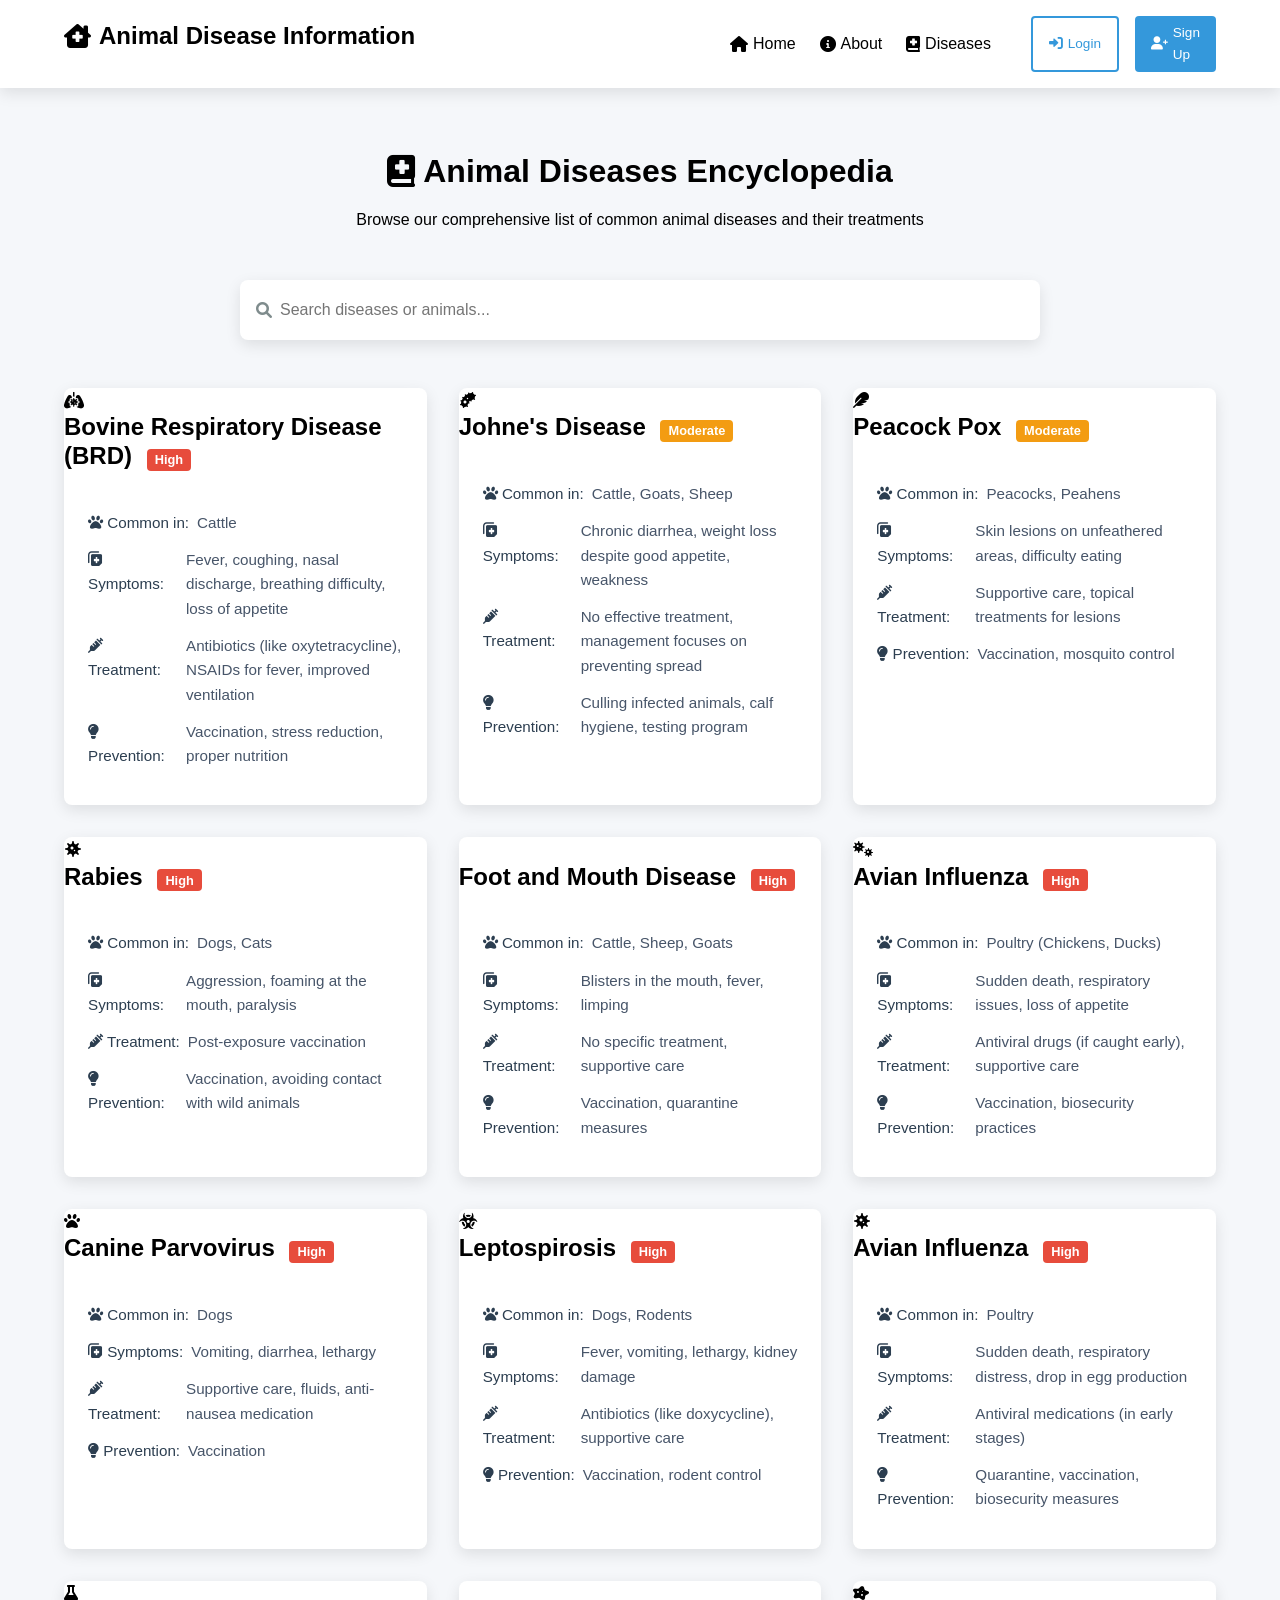
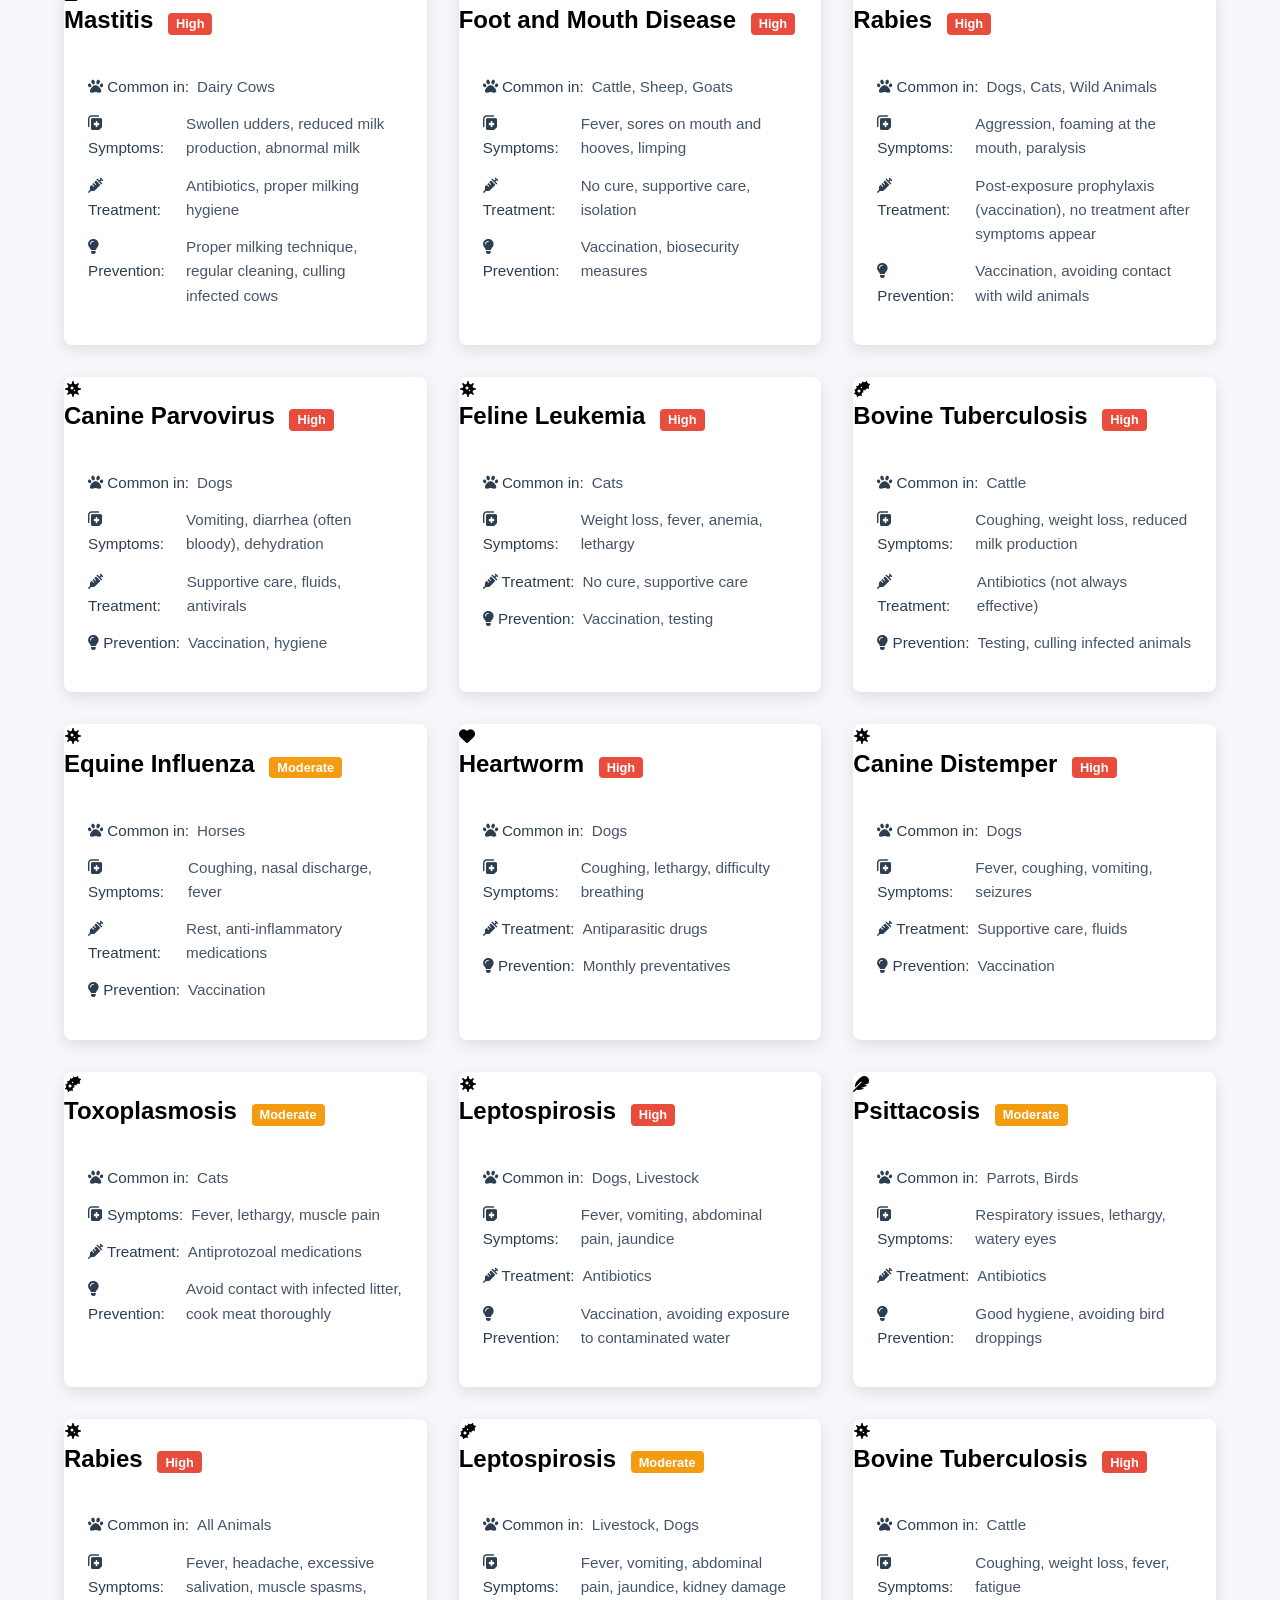
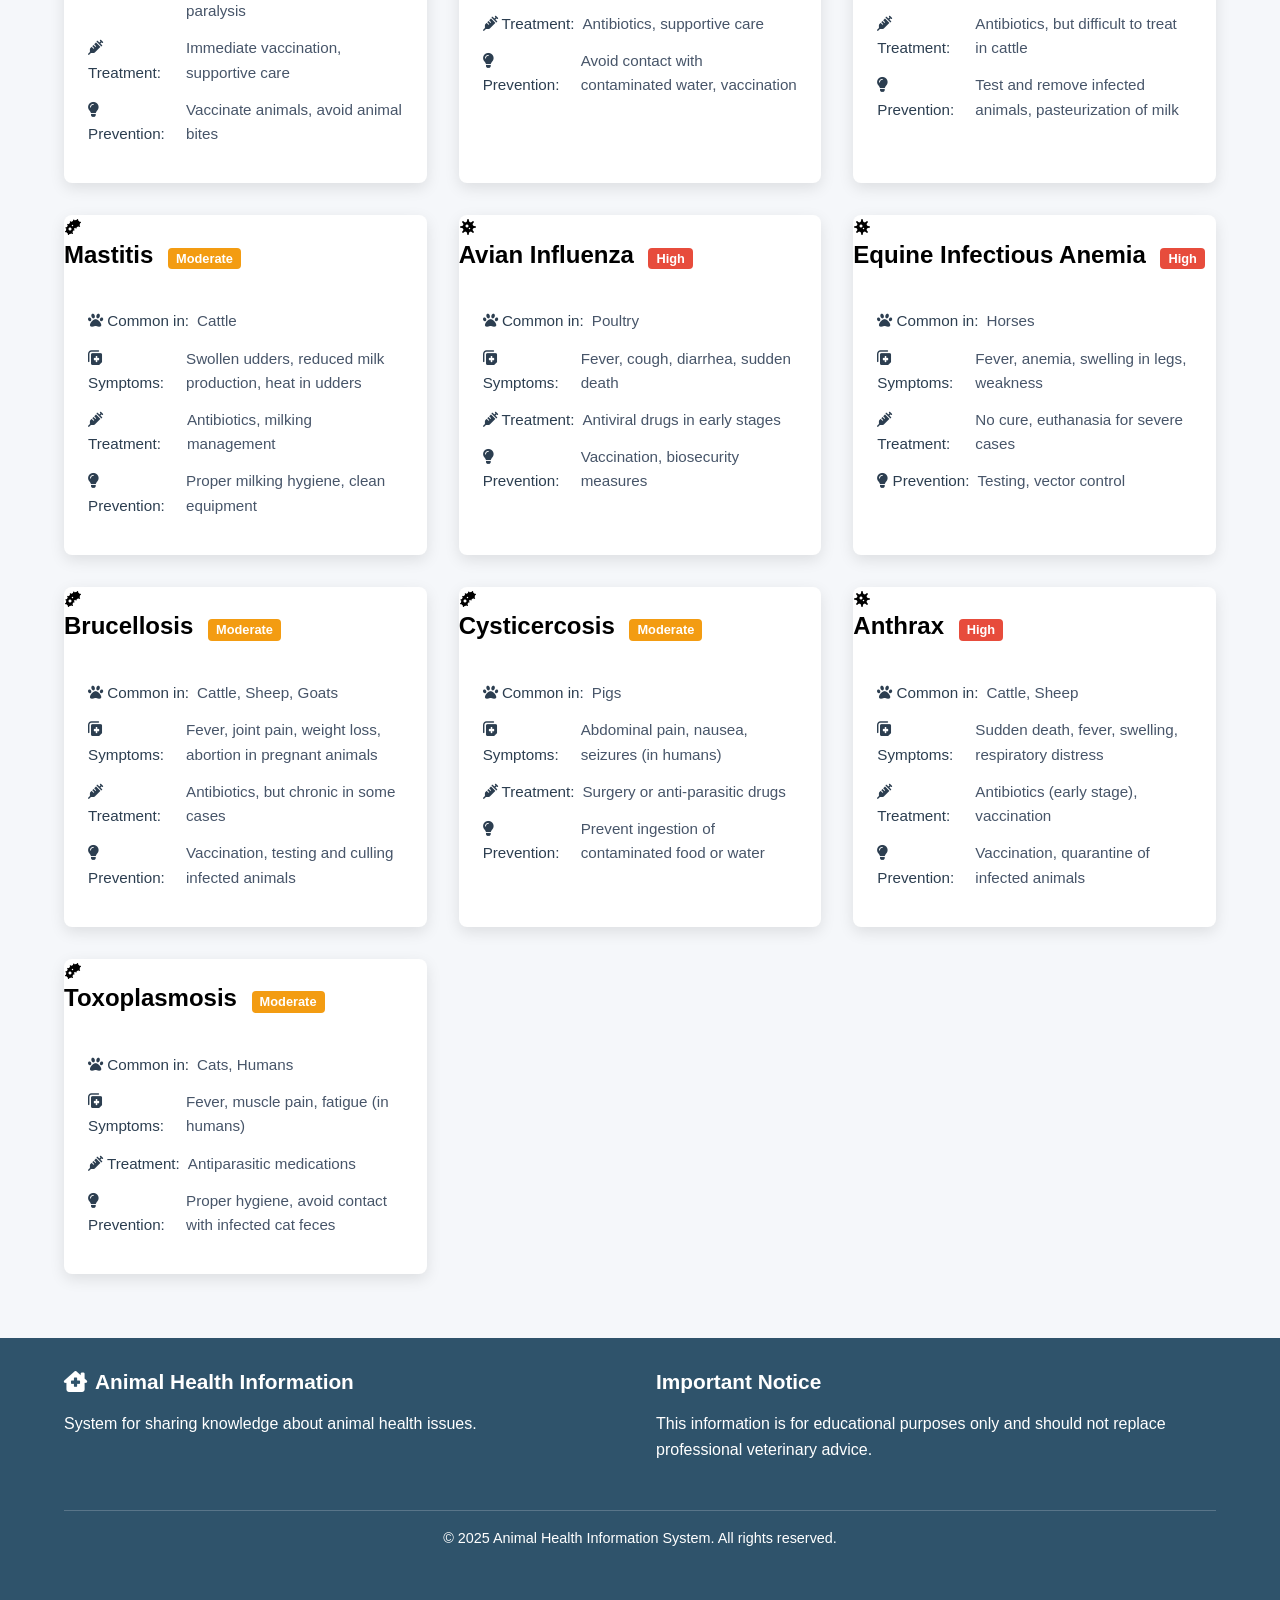
<file: disease.html>
<!DOCTYPE html>
<html lang="en">
<head>
    <meta charset="UTF-8">
    <meta name="viewport" content="width=device-width, initial-scale=1.0">
    <title>Animal Diseases Encyclopedia | Animal Health Information</title>
    <link rel="stylesheet" href="https://cdnjs.cloudflare.com/ajax/libs/font-awesome/6.0.0-beta3/css/all.min.css">
    <link rel="stylesheet" href="style.css">
</head>
<body>
    <header class="main-header">
        <div class="header-container">
            <div class="logo-container">
                <h1 class="logo">
                    <i class="fas fa-clinic-medical"></i> Animal Disease Information
                </h1>
                <button class="mobile-menu-btn" aria-label="Toggle menu">
                    <i class="fas fa-bars"></i>
                </button>
            </div>
            <nav class="main-nav">
                <ul class="nav-list">
                    <li class="nav-item"><a href="index.html" class="nav-link"><i class="fas fa-home"></i> Home</a></li>
                    <li class="nav-item active"><a href="about.html" class="nav-link"><i class="fas fa-info-circle"></i> About</a></li>
                    <li class="nav-item"><a href="disease.html" class="nav-link"><i class="fas fa-book-medical"></i> Diseases</a></li>
                    <li class="nav-item">
                        <div class="auth-buttons">
                            <a href="login.php" class="auth-btn login-btn"><i class="fas fa-sign-in-alt"></i> Login</a>
                            <a href="signup.php" class="auth-btn signup-btn"><i class="fas fa-user-plus"></i> Sign Up</a>
                        </div>
                    </li>
                </ul>
            </nav>
        </div>
    </header>
    
    <main class="content-wrapper">
        <section class="disease-section">
            <div class="section-header">
                <h2><i class="fas fa-book-medical"></i> Animal Diseases Encyclopedia</h2>
                <p class="section-description">Browse our comprehensive list of common animal diseases and their treatments</p>
            </div>

            <div class="search-container">
                <div class="search-box">
                    <i class="fas fa-search"></i>
                    <input type="text" id="searchBar" placeholder="Search diseases or animals..." onkeyup="searchDisease()">
                </div>
            </div>

            <div class="disease-grid" id="diseases">
            
                <div class="disease-card" data-name="Bovine Respiratory Disease" data-animal="Cow">
                    <div class="disease-icon">
                        <i class="fas fa-lungs-virus"></i>
                    </div>
                    <h3>Bovine Respiratory Disease (BRD) <span class="severity-indicator severity-high">High</span></h3>
                    <div class="disease-details">
                        <p><strong><i class="fas fa-paw"></i> Common in:</strong> Cattle</p>
                        <p><strong><i class="fas fa-notes-medical"></i> Symptoms:</strong> Fever, coughing, nasal discharge, breathing difficulty, loss of appetite</p>
                        <p><strong><i class="fas fa-syringe"></i> Treatment:</strong> Antibiotics (like oxytetracycline), NSAIDs for fever, improved ventilation</p>
                        <p><strong><i class="fas fa-lightbulb"></i> Prevention:</strong> Vaccination, stress reduction, proper nutrition</p>
                    </div>
                </div>

                <div class="disease-card" data-name="Johne's Disease" data-animal="Cow">
                    <div class="disease-icon">
                        <i class="fas fa-bacterium"></i>
                    </div>
                    <h3>Johne's Disease <span class="severity-indicator severity-moderate">Moderate</span></h3>
                    <div class="disease-details">
                        <p><strong><i class="fas fa-paw"></i> Common in:</strong> Cattle, Goats, Sheep</p>
                        <p><strong><i class="fas fa-notes-medical"></i> Symptoms:</strong> Chronic diarrhea, weight loss despite good appetite, weakness</p>
                        <p><strong><i class="fas fa-syringe"></i> Treatment:</strong> No effective treatment, management focuses on preventing spread</p>
                        <p><strong><i class="fas fa-lightbulb"></i> Prevention:</strong> Culling infected animals, calf hygiene, testing program</p>
                    </div>
                </div>

                <div class="disease-card" data-name="Peacock Pox" data-animal="Peacock">
                    <div class="disease-icon">
                        <i class="fas fa-feather"></i>
                    </div>
                    <h3>Peacock Pox <span class="severity-indicator severity-moderate">Moderate</span></h3>
                    <div class="disease-details">
                        <p><strong><i class="fas fa-paw"></i> Common in:</strong> Peacocks, Peahens</p>
                        <p><strong><i class="fas fa-notes-medical"></i> Symptoms:</strong> Skin lesions on unfeathered areas, difficulty eating</p>
                        <p><strong><i class="fas fa-syringe"></i> Treatment:</strong> Supportive care, topical treatments for lesions</p>
                        <p><strong><i class="fas fa-lightbulb"></i> Prevention:</strong> Vaccination, mosquito control</p>
                    </div>
                </div>

                <div class="disease-card" data-name="Rabies" data-animal="Dog">
                    <div class="disease-icon">
                        <i class="fas fa-virus"></i>
                    </div>
                    <h3>Rabies <span class="severity-indicator severity-high">High</span></h3>
                    <div class="disease-details">
                        <p><strong><i class="fas fa-paw"></i> Common in:</strong> Dogs, Cats</p>
                        <p><strong><i class="fas fa-notes-medical"></i> Symptoms:</strong> Aggression, foaming at the mouth, paralysis</p>
                        <p><strong><i class="fas fa-syringe"></i> Treatment:</strong> Post-exposure vaccination</p>
                        <p><strong><i class="fas fa-lightbulb"></i> Prevention:</strong> Vaccination, avoiding contact with wild animals</p>
                    </div>
                </div>

                <div class="disease-card" data-name="Foot and Mouth Disease" data-animal="Cattle">
                    <div class="disease-icon">
                        <i class="fas fa-footprint"></i>
                    </div>
                    <h3>Foot and Mouth Disease <span class="severity-indicator severity-high">High</span></h3>
                    <div class="disease-details">
                        <p><strong><i class="fas fa-paw"></i> Common in:</strong> Cattle, Sheep, Goats</p>
                        <p><strong><i class="fas fa-notes-medical"></i> Symptoms:</strong> Blisters in the mouth, fever, limping</p>
                        <p><strong><i class="fas fa-syringe"></i> Treatment:</strong> No specific treatment, supportive care</p>
                        <p><strong><i class="fas fa-lightbulb"></i> Prevention:</strong> Vaccination, quarantine measures</p>
                    </div>
                </div>

                <div class="disease-card" data-name="Avian Influenza" data-animal="Birds">
                    <div class="disease-icon">
                        <i class="fas fa-viruses"></i>
                    </div>
                    <h3>Avian Influenza <span class="severity-indicator severity-high">High</span></h3>
                    <div class="disease-details">
                        <p><strong><i class="fas fa-paw"></i> Common in:</strong> Poultry (Chickens, Ducks)</p>
                        <p><strong><i class="fas fa-notes-medical"></i> Symptoms:</strong> Sudden death, respiratory issues, loss of appetite</p>
                        <p><strong><i class="fas fa-syringe"></i> Treatment:</strong> Antiviral drugs (if caught early), supportive care</p>
                        <p><strong><i class="fas fa-lightbulb"></i> Prevention:</strong> Vaccination, biosecurity practices</p>
                    </div>
                </div>

                <div class="disease-card" data-name="Canine Parvovirus" data-animal="Dog">
                    <div class="disease-icon">
                        <i class="fas fa-paw"></i>
                    </div>
                    <h3>Canine Parvovirus <span class="severity-indicator severity-high">High</span></h3>
                    <div class="disease-details">
                        <p><strong><i class="fas fa-paw"></i> Common in:</strong> Dogs</p>
                        <p><strong><i class="fas fa-notes-medical"></i> Symptoms:</strong> Vomiting, diarrhea, lethargy</p>
                        <p><strong><i class="fas fa-syringe"></i> Treatment:</strong> Supportive care, fluids, anti-nausea medication</p>
                        <p><strong><i class="fas fa-lightbulb"></i> Prevention:</strong> Vaccination</p>
                    </div>
                </div>

                <div class="disease-card" data-name="Leptospirosis" data-animal="Dog">
                    <div class="disease-icon">
                        <i class="fas fa-biohazard"></i>
                    </div>
                    <h3>Leptospirosis <span class="severity-indicator severity-high">High</span></h3>
                    <div class="disease-details">
                        <p><strong><i class="fas fa-paw"></i> Common in:</strong> Dogs, Rodents</p>
                        <p><strong><i class="fas fa-notes-medical"></i> Symptoms:</strong> Fever, vomiting, lethargy, kidney damage</p>
                        <p><strong><i class="fas fa-syringe"></i> Treatment:</strong> Antibiotics (like doxycycline), supportive care</p>
                        <p><strong><i class="fas fa-lightbulb"></i> Prevention:</strong> Vaccination, rodent control</p>
                    </div>
                </div>

                <div class="disease-card" data-name="Avian Influenza" data-animal="Poultry">
                    <div class="disease-icon">
                        <i class="fas fa-virus"></i>
                    </div>
                    <h3>Avian Influenza <span class="severity-indicator severity-high">High</span></h3>
                    <div class="disease-details">
                        <p><strong><i class="fas fa-paw"></i> Common in:</strong> Poultry</p>
                        <p><strong><i class="fas fa-notes-medical"></i> Symptoms:</strong> Sudden death, respiratory distress, drop in egg production</p>
                        <p><strong><i class="fas fa-syringe"></i> Treatment:</strong> Antiviral medications (in early stages)</p>
                        <p><strong><i class="fas fa-lightbulb"></i> Prevention:</strong> Quarantine, vaccination, biosecurity measures</p>
                    </div>
                </div>

                <div class="disease-card" data-name="Mastitis" data-animal="Cow">
                    <div class="disease-icon">
                        <i class="fas fa-flask"></i>
                    </div>
                    <h3>Mastitis <span class="severity-indicator severity-high">High</span></h3>
                    <div class="disease-details">
                        <p><strong><i class="fas fa-paw"></i> Common in:</strong> Dairy Cows</p>
                        <p><strong><i class="fas fa-notes-medical"></i> Symptoms:</strong> Swollen udders, reduced milk production, abnormal milk</p>
                        <p><strong><i class="fas fa-syringe"></i> Treatment:</strong> Antibiotics, proper milking hygiene</p>
                        <p><strong><i class="fas fa-lightbulb"></i> Prevention:</strong> Proper milking technique, regular cleaning, culling infected cows</p>
                    </div>
                </div>

                <div class="disease-card" data-name="Foot and Mouth Disease" data-animal="Cattle, Sheep, Goats">
                    <div class="disease-icon">
                        <i class="fas fa-foot"></i>
                    </div>
                    <h3>Foot and Mouth Disease <span class="severity-indicator severity-high">High</span></h3>
                    <div class="disease-details">
                        <p><strong><i class="fas fa-paw"></i> Common in:</strong> Cattle, Sheep, Goats</p>
                        <p><strong><i class="fas fa-notes-medical"></i> Symptoms:</strong> Fever, sores on mouth and hooves, limping</p>
                        <p><strong><i class="fas fa-syringe"></i> Treatment:</strong> No cure, supportive care, isolation</p>
                        <p><strong><i class="fas fa-lightbulb"></i> Prevention:</strong> Vaccination, biosecurity measures</p>
                    </div>
                </div>

                <div class="disease-card" data-name="Rabies" data-animal="Dogs, Cats, Wild Animals">
                    <div class="disease-icon">
                        <i class="fas fa-disease"></i>
                    </div>
                    <h3>Rabies <span class="severity-indicator severity-high">High</span></h3>
                    <div class="disease-details">
                        <p><strong><i class="fas fa-paw"></i> Common in:</strong> Dogs, Cats, Wild Animals</p>
                        <p><strong><i class="fas fa-notes-medical"></i> Symptoms:</strong> Aggression, foaming at the mouth, paralysis</p>
                        <p><strong><i class="fas fa-syringe"></i> Treatment:</strong> Post-exposure prophylaxis (vaccination), no treatment after symptoms appear</p>
                        <p><strong><i class="fas fa-lightbulb"></i> Prevention:</strong> Vaccination, avoiding contact with wild animals</p>
                    </div>
                </div>

                <div class="disease-card" data-name="Canine Parvovirus" data-animal="Dogs">
                    <div class="disease-icon">
                        <i class="fas fa-virus"></i>
                    </div>
                    <h3>Canine Parvovirus <span class="severity-indicator severity-high">High</span></h3>
                    <div class="disease-details">
                        <p><strong><i class="fas fa-paw"></i> Common in:</strong> Dogs</p>
                        <p><strong><i class="fas fa-notes-medical"></i> Symptoms:</strong> Vomiting, diarrhea (often bloody), dehydration</p>
                        <p><strong><i class="fas fa-syringe"></i> Treatment:</strong> Supportive care, fluids, antivirals</p>
                        <p><strong><i class="fas fa-lightbulb"></i> Prevention:</strong> Vaccination, hygiene</p>
                    </div>
                </div>

                <div class="disease-card" data-name="Feline Leukemia" data-animal="Cats">
                    <div class="disease-icon">
                        <i class="fas fa-virus"></i>
                    </div>
                    <h3>Feline Leukemia <span class="severity-indicator severity-high">High</span></h3>
                    <div class="disease-details">
                        <p><strong><i class="fas fa-paw"></i> Common in:</strong> Cats</p>
                        <p><strong><i class="fas fa-notes-medical"></i> Symptoms:</strong> Weight loss, fever, anemia, lethargy</p>
                        <p><strong><i class="fas fa-syringe"></i> Treatment:</strong> No cure, supportive care</p>
                        <p><strong><i class="fas fa-lightbulb"></i> Prevention:</strong> Vaccination, testing</p>
                    </div>
                </div>

                <div class="disease-card" data-name="Bovine Tuberculosis" data-animal="Cattle">
                    <div class="disease-icon">
                        <i class="fas fa-bacterium"></i>
                    </div>
                    <h3>Bovine Tuberculosis <span class="severity-indicator severity-high">High</span></h3>
                    <div class="disease-details">
                        <p><strong><i class="fas fa-paw"></i> Common in:</strong> Cattle</p>
                        <p><strong><i class="fas fa-notes-medical"></i> Symptoms:</strong> Coughing, weight loss, reduced milk production</p>
                        <p><strong><i class="fas fa-syringe"></i> Treatment:</strong> Antibiotics (not always effective)</p>
                        <p><strong><i class="fas fa-lightbulb"></i> Prevention:</strong> Testing, culling infected animals</p>
                    </div>
                </div>

                <div class="disease-card" data-name="Equine Influenza" data-animal="Horses">
                    <div class="disease-icon">
                        <i class="fas fa-virus"></i>
                    </div>
                    <h3>Equine Influenza <span class="severity-indicator severity-moderate">Moderate</span></h3>
                    <div class="disease-details">
                        <p><strong><i class="fas fa-paw"></i> Common in:</strong> Horses</p>
                        <p><strong><i class="fas fa-notes-medical"></i> Symptoms:</strong> Coughing, nasal discharge, fever</p>
                        <p><strong><i class="fas fa-syringe"></i> Treatment:</strong> Rest, anti-inflammatory medications</p>
                        <p><strong><i class="fas fa-lightbulb"></i> Prevention:</strong> Vaccination</p>
                    </div>
                </div>

                <div class="disease-card" data-name="Heartworm" data-animal="Dogs">
                    <div class="disease-icon">
                        <i class="fas fa-heart"></i>
                    </div>
                    <h3>Heartworm <span class="severity-indicator severity-high">High</span></h3>
                    <div class="disease-details">
                        <p><strong><i class="fas fa-paw"></i> Common in:</strong> Dogs</p>
                        <p><strong><i class="fas fa-notes-medical"></i> Symptoms:</strong> Coughing, lethargy, difficulty breathing</p>
                        <p><strong><i class="fas fa-syringe"></i> Treatment:</strong> Antiparasitic drugs</p>
                        <p><strong><i class="fas fa-lightbulb"></i> Prevention:</strong> Monthly preventatives</p>
                    </div>
                </div>

                <div class="disease-card" data-name="Canine Distemper" data-animal="Dogs">
                    <div class="disease-icon">
                        <i class="fas fa-virus"></i>
                    </div>
                    <h3>Canine Distemper <span class="severity-indicator severity-high">High</span></h3>
                    <div class="disease-details">
                        <p><strong><i class="fas fa-paw"></i> Common in:</strong> Dogs</p>
                        <p><strong><i class="fas fa-notes-medical"></i> Symptoms:</strong> Fever, coughing, vomiting, seizures</p>
                        <p><strong><i class="fas fa-syringe"></i> Treatment:</strong> Supportive care, fluids</p>
                        <p><strong><i class="fas fa-lightbulb"></i> Prevention:</strong> Vaccination</p>
                    </div>
                </div>

                <div class="disease-card" data-name="Toxoplasmosis" data-animal="Cats">
                    <div class="disease-icon">
                        <i class="fas fa-bacterium"></i>
                    </div>
                    <h3>Toxoplasmosis <span class="severity-indicator severity-moderate">Moderate</span></h3>
                    <div class="disease-details">
                        <p><strong><i class="fas fa-paw"></i> Common in:</strong> Cats</p>
                        <p><strong><i class="fas fa-notes-medical"></i> Symptoms:</strong> Fever, lethargy, muscle pain</p>
                        <p><strong><i class="fas fa-syringe"></i> Treatment:</strong> Antiprotozoal medications</p>
                        <p><strong><i class="fas fa-lightbulb"></i> Prevention:</strong> Avoid contact with infected litter, cook meat thoroughly</p>
                    </div>
                </div>

                <div class="disease-card" data-name="Leptospirosis" data-animal="Dogs, Livestock">
                    <div class="disease-icon">
                        <i class="fas fa-virus"></i>
                    </div>
                    <h3>Leptospirosis <span class="severity-indicator severity-high">High</span></h3>
                    <div class="disease-details">
                        <p><strong><i class="fas fa-paw"></i> Common in:</strong> Dogs, Livestock</p>
                        <p><strong><i class="fas fa-notes-medical"></i> Symptoms:</strong> Fever, vomiting, abdominal pain, jaundice</p>
                        <p><strong><i class="fas fa-syringe"></i> Treatment:</strong> Antibiotics</p>
                        <p><strong><i class="fas fa-lightbulb"></i> Prevention:</strong> Vaccination, avoiding exposure to contaminated water</p>
                    </div>
                </div>

                <div class="disease-card" data-name="Psittacosis" data-animal="Birds">
                    <div class="disease-icon">
                        <i class="fas fa-feather"></i>
                    </div>
                    <h3>Psittacosis <span class="severity-indicator severity-moderate">Moderate</span></h3>
                    <div class="disease-details">
                        <p><strong><i class="fas fa-paw"></i> Common in:</strong> Parrots, Birds</p>
                        <p><strong><i class="fas fa-notes-medical"></i> Symptoms:</strong> Respiratory issues, lethargy, watery eyes</p>
                        <p><strong><i class="fas fa-syringe"></i> Treatment:</strong> Antibiotics</p>
                        <p><strong><i class="fas fa-lightbulb"></i> Prevention:</strong> Good hygiene, avoiding bird droppings</p>
                    </div>
                </div>

                <div class="disease-card" data-name="Rabies" data-animal="All Animals">
                    <div class="disease-icon">
                        <i class="fas fa-virus"></i>
                    </div>
                    <h3>Rabies <span class="severity-indicator severity-high">High</span></h3>
                    <div class="disease-details">
                        <p><strong><i class="fas fa-paw"></i> Common in:</strong> All Animals</p>
                        <p><strong><i class="fas fa-notes-medical"></i> Symptoms:</strong> Fever, headache, excessive salivation, muscle spasms, paralysis</p>
                        <p><strong><i class="fas fa-syringe"></i> Treatment:</strong> Immediate vaccination, supportive care</p>
                        <p><strong><i class="fas fa-lightbulb"></i> Prevention:</strong> Vaccinate animals, avoid animal bites</p>
                    </div>
                </div>
                
                <div class="disease-card" data-name="Leptospirosis" data-animal="Livestock, Dogs">
                    <div class="disease-icon">
                        <i class="fas fa-bacterium"></i>
                    </div>
                    <h3>Leptospirosis <span class="severity-indicator severity-moderate">Moderate</span></h3>
                    <div class="disease-details">
                        <p><strong><i class="fas fa-paw"></i> Common in:</strong> Livestock, Dogs</p>
                        <p><strong><i class="fas fa-notes-medical"></i> Symptoms:</strong> Fever, vomiting, abdominal pain, jaundice, kidney damage</p>
                        <p><strong><i class="fas fa-syringe"></i> Treatment:</strong> Antibiotics, supportive care</p>
                        <p><strong><i class="fas fa-lightbulb"></i> Prevention:</strong> Avoid contact with contaminated water, vaccination</p>
                    </div>
                </div>
                
                <div class="disease-card" data-name="Bovine Tuberculosis" data-animal="Cattle">
                    <div class="disease-icon">
                        <i class="fas fa-virus"></i>
                    </div>
                    <h3>Bovine Tuberculosis <span class="severity-indicator severity-high">High</span></h3>
                    <div class="disease-details">
                        <p><strong><i class="fas fa-paw"></i> Common in:</strong> Cattle</p>
                        <p><strong><i class="fas fa-notes-medical"></i> Symptoms:</strong> Coughing, weight loss, fever, fatigue</p>
                        <p><strong><i class="fas fa-syringe"></i> Treatment:</strong> Antibiotics, but difficult to treat in cattle</p>
                        <p><strong><i class="fas fa-lightbulb"></i> Prevention:</strong> Test and remove infected animals, pasteurization of milk</p>
                    </div>
                </div>
                
                <div class="disease-card" data-name="Mastitis" data-animal="Cattle">
                    <div class="disease-icon">
                        <i class="fas fa-bacterium"></i>
                    </div>
                    <h3>Mastitis <span class="severity-indicator severity-moderate">Moderate</span></h3>
                    <div class="disease-details">
                        <p><strong><i class="fas fa-paw"></i> Common in:</strong> Cattle</p>
                        <p><strong><i class="fas fa-notes-medical"></i> Symptoms:</strong> Swollen udders, reduced milk production, heat in udders</p>
                        <p><strong><i class="fas fa-syringe"></i> Treatment:</strong> Antibiotics, milking management</p>
                        <p><strong><i class="fas fa-lightbulb"></i> Prevention:</strong> Proper milking hygiene, clean equipment</p>
                    </div>
                </div>
                
                <div class="disease-card" data-name="Avian Influenza" data-animal="Poultry">
                    <div class="disease-icon">
                        <i class="fas fa-virus"></i>
                    </div>
                    <h3>Avian Influenza <span class="severity-indicator severity-high">High</span></h3>
                    <div class="disease-details">
                        <p><strong><i class="fas fa-paw"></i> Common in:</strong> Poultry</p>
                        <p><strong><i class="fas fa-notes-medical"></i> Symptoms:</strong> Fever, cough, diarrhea, sudden death</p>
                        <p><strong><i class="fas fa-syringe"></i> Treatment:</strong> Antiviral drugs in early stages</p>
                        <p><strong><i class="fas fa-lightbulb"></i> Prevention:</strong> Vaccination, biosecurity measures</p>
                    </div>
                </div>
                
                <div class="disease-card" data-name="Equine Infectious Anemia" data-animal="Horses">
                    <div class="disease-icon">
                        <i class="fas fa-virus"></i>
                    </div>
                    <h3>Equine Infectious Anemia <span class="severity-indicator severity-high">High</span></h3>
                    <div class="disease-details">
                        <p><strong><i class="fas fa-paw"></i> Common in:</strong> Horses</p>
                        <p><strong><i class="fas fa-notes-medical"></i> Symptoms:</strong> Fever, anemia, swelling in legs, weakness</p>
                        <p><strong><i class="fas fa-syringe"></i> Treatment:</strong> No cure, euthanasia for severe cases</p>
                        <p><strong><i class="fas fa-lightbulb"></i> Prevention:</strong> Testing, vector control</p>
                    </div>
                </div>
                
                <div class="disease-card" data-name="Brucellosis" data-animal="Cattle, Sheep, Goats">
                    <div class="disease-icon">
                        <i class="fas fa-bacterium"></i>
                    </div>
                    <h3>Brucellosis <span class="severity-indicator severity-moderate">Moderate</span></h3>
                    <div class="disease-details">
                        <p><strong><i class="fas fa-paw"></i> Common in:</strong> Cattle, Sheep, Goats</p>
                        <p><strong><i class="fas fa-notes-medical"></i> Symptoms:</strong> Fever, joint pain, weight loss, abortion in pregnant animals</p>
                        <p><strong><i class="fas fa-syringe"></i> Treatment:</strong> Antibiotics, but chronic in some cases</p>
                        <p><strong><i class="fas fa-lightbulb"></i> Prevention:</strong> Vaccination, testing and culling infected animals</p>
                    </div>
                </div>
                
                <div class="disease-card" data-name="Cysticercosis" data-animal="Pigs">
                    <div class="disease-icon">
                        <i class="fas fa-bacterium"></i>
                    </div>
                    <h3>Cysticercosis <span class="severity-indicator severity-moderate">Moderate</span></h3>
                    <div class="disease-details">
                        <p><strong><i class="fas fa-paw"></i> Common in:</strong> Pigs</p>
                        <p><strong><i class="fas fa-notes-medical"></i> Symptoms:</strong> Abdominal pain, nausea, seizures (in humans)</p>
                        <p><strong><i class="fas fa-syringe"></i> Treatment:</strong> Surgery or anti-parasitic drugs</p>
                        <p><strong><i class="fas fa-lightbulb"></i> Prevention:</strong> Prevent ingestion of contaminated food or water</p>
                    </div>
                </div>
                
                <div class="disease-card" data-name="Anthrax" data-animal="Cattle, Sheep">
                    <div class="disease-icon">
                        <i class="fas fa-virus"></i>
                    </div>
                    <h3>Anthrax <span class="severity-indicator severity-high">High</span></h3>
                    <div class="disease-details">
                        <p><strong><i class="fas fa-paw"></i> Common in:</strong> Cattle, Sheep</p>
                        <p><strong><i class="fas fa-notes-medical"></i> Symptoms:</strong> Sudden death, fever, swelling, respiratory distress</p>
                        <p><strong><i class="fas fa-syringe"></i> Treatment:</strong> Antibiotics (early stage), vaccination</p>
                        <p><strong><i class="fas fa-lightbulb"></i> Prevention:</strong> Vaccination, quarantine of infected animals</p>
                    </div>
                </div>
                
                <div class="disease-card" data-name="Toxoplasmosis" data-animal="Cats, Humans">
                    <div class="disease-icon">
                        <i class="fas fa-bacterium"></i>
                    </div>
                    <h3>Toxoplasmosis <span class="severity-indicator severity-moderate">Moderate</span></h3>
                    <div class="disease-details">
                        <p><strong><i class="fas fa-paw"></i> Common in:</strong> Cats, Humans</p>
                        <p><strong><i class="fas fa-notes-medical"></i> Symptoms:</strong> Fever, muscle pain, fatigue (in humans)</p>
                        <p><strong><i class="fas fa-syringe"></i> Treatment:</strong> Antiparasitic medications</p>
                        <p><strong><i class="fas fa-lightbulb"></i> Prevention:</strong> Proper hygiene, avoid contact with infected cat feces</p>
                    </div>
                </div>
                
                            
            </div>
        </section>
    </main>

    <footer class="main-footer">
        <div class="footer-container">
            <div class="footer-grid">
                <div class="footer-about">
                    <h3><i class="fas fa-clinic-medical"></i> Animal Health Information</h3>
                    <p>System for sharing knowledge about animal health issues.</p>
                </div>
                <div class="footer-disclaimer">
                    <h3>Important Notice</h3>
                    <p>This information is for educational purposes only and should not replace professional veterinary advice.</p>
                </div>
            </div>
            <div class="footer-bottom">
                <p>&copy; 2025 Animal Health Information System. All rights reserved.</p>
            </div>
        </div>
    </footer>

    <script>
        function searchDisease() {
            const input = document.getElementById("searchBar").value.toLowerCase();
            const cards = document.querySelectorAll(".disease-card");

            cards.forEach(card => {
                const name = card.getAttribute("data-name").toLowerCase();
                const animal = card.getAttribute("data-animal").toLowerCase();
                if (name.includes(input) || animal.includes(input)) {
                    card.style.display = "flex";
                } else {
                    card.style.display = "none";
                }
            });
        }

    
        const mobileMenuBtn = document.querySelector('.mobile-menu-btn');
        const mainNav = document.querySelector('.main-nav');

        mobileMenuBtn.addEventListener('click', () => {
            mainNav.classList.toggle('active');
        });

    
        document.querySelectorAll('.nav-link').forEach(link => {
            link.addEventListener('click', function() {
                if (mainNav.classList.contains('active')) {
                    mainNav.classList.remove('active');
                }
            });
        });
    </script>
</body>
</html>
</file>
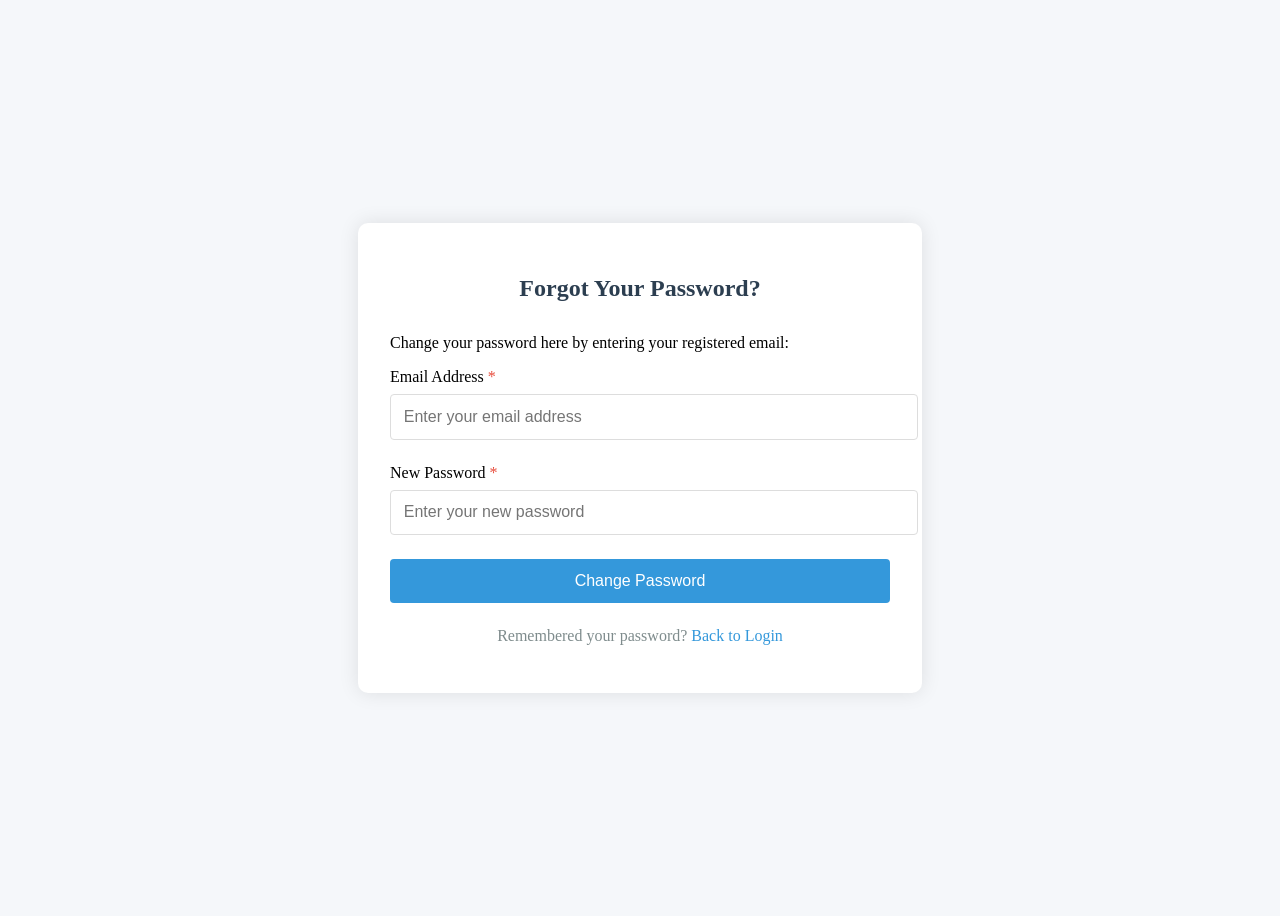
<file: forgot_password.html>
<!DOCTYPE html>
<html lang="en">
<head>
    <meta charset="UTF-8">
    <meta name="viewport" content="width=device-width, initial-scale=1.0">
    <title>Forgot Password</title>
    <link rel="stylesheet" href="auth.css"> 
</head>
<body>

<div class="auth-form-container">
    <h2 class="form-title">Forgot Your Password?</h2>
    <p>Change your password here by entering your registered email:</p>

    <form action="forgot_password.php" method="POST">
        <div class="form-group">
            <label for="email">Email Address <span class="required">*</span></label>
            <input type="email" id="email" name="email" placeholder="Enter your email address" required>
        </div>

        <div class="form-group">
            <label for="new_password">New Password <span class="required">*</span></label>
            <input type="password" id="new_password" name="new_password" placeholder="Enter your new password" required>
        </div>

        <button type="submit" class="btn btn-primary">Change Password</button>

        <div class="form-footer">
            <p>Remembered your password? <a href="login.php">Back to Login</a></p>
        </div>
    </form>
</div>

</body>
</html>
</file>
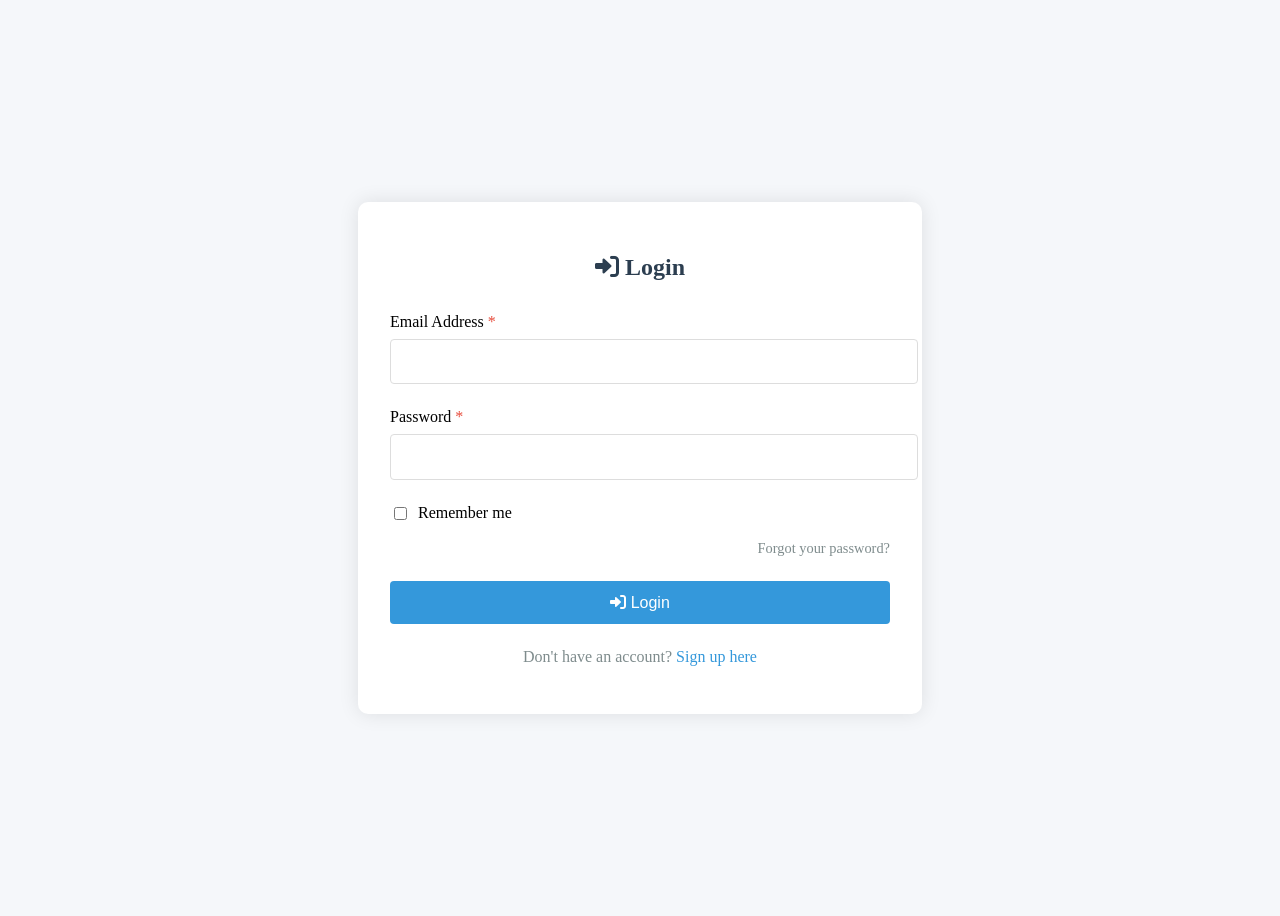
<file: login.html>
<!DOCTYPE html>
<html lang="en">
<head>
    <meta charset="UTF-8">
    <meta name="viewport" content="width=device-width, initial-scale=1.0">
    <title>Login - Animal Health Information</title>
    <link rel="stylesheet" href="https://cdnjs.cloudflare.com/ajax/libs/font-awesome/6.0.0-beta3/css/all.min.css">
    <link rel="stylesheet" href="auth.css">
</head>
<body>
    <div class="auth-form-container">
        <h2 class="form-title"><i class="fas fa-sign-in-alt"></i> Login</h2>
        <div class="alert alert-error" style="display: none;">
            Invalid email or password!
        </div>


        <div class="alert alert-success" style="display: none;">
            Login successful!
        </div>

        <form action="login.php" method="POST">
            <div class="form-group">
                <label for="email">Email Address <span class="required">*</span></label>
                <input type="email" id="email" name="email" required>
            </div>

            <div class="form-group">
                <label for="password">Password <span class="required">*</span></label>
                <input type="password" id="password" name="password" required>
            </div>

            <div class="remember-me">
                <input type="checkbox" id="remember" name="remember">
                <label for="remember">Remember me</label>
            </div>

            <div class="forgot-password">
                <a href="forgot_password.html">Forgot your password?</a>
            </div>

            <div class="form-group">
                <button type="submit" class="btn btn-primary">
                    <i class="fas fa-sign-in-alt"></i> Login
                </button>
            </div>

            <div class="form-footer">
                <p>Don't have an account? <a href="signup.html">Sign up here</a></p>
            </div>
        </form>
    </div>
</body>
</html>
</file>
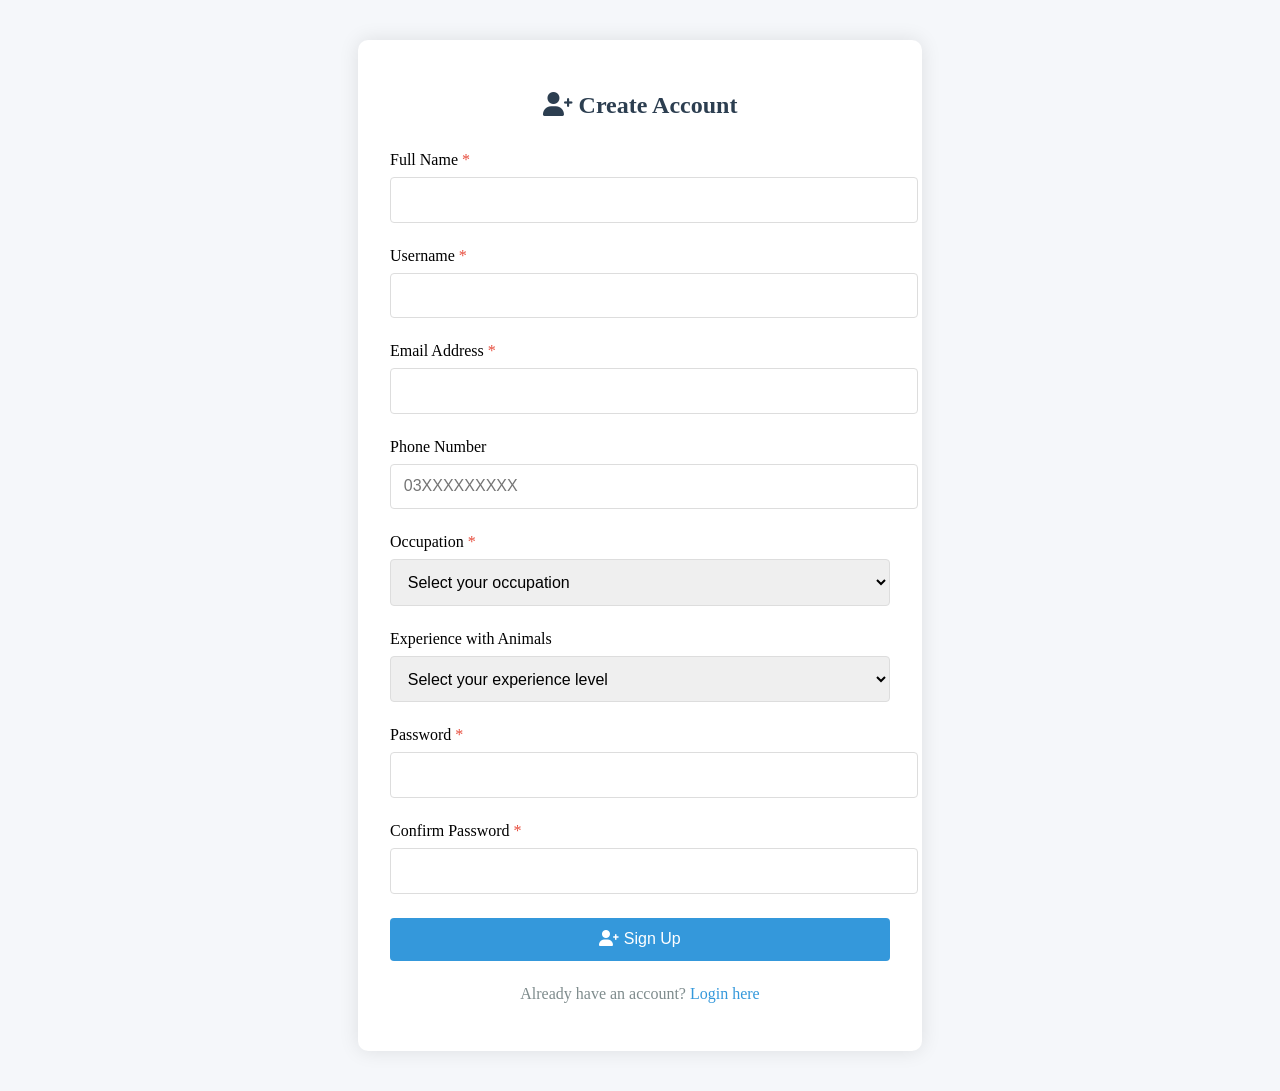
<file: signup.html>
<!DOCTYPE html>
<html lang="en">
<head>
    <meta charset="UTF-8">
    <meta name="viewport" content="width=device-width, initial-scale=1.0">
    <title>Sign Up - Animal Health Information</title>
    <link rel="stylesheet" href="https://cdnjs.cloudflare.com/ajax/libs/font-awesome/6.0.0-beta3/css/all.min.css">
    <link rel="stylesheet" href="auth.css"> 
</head>
<body>
    <div class="auth-form-container">
        <h2 class="form-title"><i class="fas fa-user-plus"></i> Create Account</h2>

        <form action="signup.php" method="POST">
            <div class="form-group">
                <label for="fullname">Full Name <span class="required">*</span></label>
                <input type="text" id="fullname" name="fullname" required>
            </div>

            <div class="form-group">
                <label for="username">Username <span class="required">*</span></label>
                <input type="text" id="username" name="username" required>
            </div>

            <div class="form-group">
                <label for="email">Email Address <span class="required">*</span></label>
                <input type="email" id="email" name="email" required>
            </div>

            <div class="form-group">
                <label for="phone">Phone Number</label>
                <input type="tel" id="phone" name="phone" pattern="[0-9]{11}" placeholder="03XXXXXXXXX">
            </div>

            <div class="form-group">
                <label for="occupation">Occupation <span class="required">*</span></label>
                <select id="occupation" name="occupation" required>
                    <option value="">Select your occupation</option>
                    <option value="veterinarian">Veterinarian</option>
                    <option value="farmer">Farmer</option>
                    <option value="pet_owner">Pet Owner</option>
                    <option value="student">Student</option>
                    <option value="other">Other</option>
                </select>
            </div>

            <div class="form-group">
                <label for="experience">Experience with Animals</label>
                <select id="experience" name="experience">
                    <option value="">Select your experience level</option>
                    <option value="beginner">Beginner (0-2 years)</option>
                    <option value="intermediate">Intermediate (2-5 years)</option>
                    <option value="advanced">Advanced (5+ years)</option>
                    <option value="professional">Professional</option>
                </select>
            </div>

            <div class="form-group">
                <label for="password">Password <span class="required">*</span></label>
                <input type="password" id="password" name="password" required 
                       pattern="(?=.*\d)(?=.*[a-z])(?=.*[A-Z]).{8,}" 
                       title="Must contain at least one number and one uppercase and lowercase letter, and at least 8 or more characters">
            </div>

            <div class="form-group">
                <label for="confirm_password">Confirm Password <span class="required">*</span></label>
                <input type="password" id="confirm_password" name="confirm_password" required>
            </div>

            <div class="form-group">
                <button type="submit" class="btn btn-primary">
                    <i class="fas fa-user-plus"></i> Sign Up
                </button>
            </div>

            <div class="form-footer">
                <p>Already have an account? <a href="login.html">Login here</a></p>
            </div>
        </form>
    </div>
</body>
</html>
</file>
<file: style.css>
* {
    margin: 0;
    padding: 0;
    box-sizing: border-box;
}

html {
    scroll-behavior: smooth;
}

body {
    font-family: 'Segoe UI', Tahoma, Geneva, Verdana, sans-serif;
    line-height: 1.6;
    color: #000000;
    background-color: #ffffff;
}

a {
    text-decoration: none;
    color: inherit;
}

ul {
    list-style: none;
}

img {
    max-width: 100%;
    height: auto;
    display: block;
}


h1, h2, h3, h4 {
    margin-bottom: 1rem;
    line-height: 1.2;
    color: #000000;
}

h1 {
    font-size: 2.5rem;
}

h2 {
    font-size: 2rem;
}

h3 {
    font-size: 1.5rem;
}

p {
    margin-bottom: 1rem;
    color: #000000;
}


.btn {
    display: inline-flex;
    align-items: center;
    justify-content: center;
    gap: 0.5rem;
    padding: 0.8rem 1.5rem;
    border-radius: 8px;
    font-weight: 600;
    transition: all 0.3s ease;
    border: none;
    cursor: pointer;
}

.btn-primary {
    background-color: #3498db;
    color: #ffffff;
}

.btn-primary:hover {
    background-color: #2980b9;
    transform: translateY(-2px);
    box-shadow: 0 5px 15px rgba(0, 0, 0, 0.1);
}

.btn-secondary {
    background-color: #2c3e50;
    color: #ffffff;
}

.btn-secondary:hover {
    background-color: #1a252f;
    transform: translateY(-2px);
    box-shadow: 0 5px 15px rgba(0, 0, 0, 0.1);
}

.btn-small {
    padding: 0.5rem 1rem;
    font-size: 0.9rem;
}

.btn-large {
    padding: 1rem 2rem;
    font-size: 1.1rem;
}


.main-header {
    background-color: #ffffff;
    box-shadow: 0 5px 15px rgba(0, 0, 0, 0.1);
    position: sticky;
    top: 0;
    z-index: 1000;
}

.header-container {
    width: 90%;
    max-width: 1200px;
    margin: 0 auto;
    padding: 1rem 0;
    display: flex;
    justify-content: space-between;
    align-items: center;
}

.logo-container {
    display: flex;
    align-items: center;
    justify-content: space-between;
    width: 100%;
}

.logo {
    font-size: 1.5rem;
    color: #000000;
    display: flex;
    align-items: center;
    gap: 0.5rem;
}

.mobile-menu-btn {
    display: none;
    background: none;
    border: none;
    font-size: 1.5rem;
    color: #000000;
    cursor: pointer;
}

.main-nav ul {
    display: flex;
    gap: 1.5rem;
    align-items: center;
}

.nav-link {
    color: #000000;
    font-weight: 500;
    display: flex;
    align-items: center;
    gap: 0.3rem;
    transition: all 0.3s ease;
    padding: 0.5rem 0;
    position: relative;
}

.nav-link:hover {
    color: #3498db;
}

.nav-link.active {
    color: #3498db;
    font-weight: 600;
}

.nav-link.active::after {
    content: '';
    position: absolute;
    bottom: 0;
    left: 0;
    width: 100%;
    height: 2px;
    background-color: #3498db;
}


.auth-buttons {
    display: flex;
    gap: 1rem;
    margin-left: 1rem;
}

.auth-btn {
    padding: 0.4rem 1rem;
    border-radius: 4px;
    font-weight: 500;
    font-size: 0.85rem;
    transition: all 0.3s ease;
    display: inline-flex;
    align-items: center;
    gap: 0.3rem;
}

.login-btn {
    background-color: transparent;
    color: #3498db;
    border: 2px solid #3498db;
}

.login-btn:hover {
    background-color: #3498db;
    color: #ffffff;
    transform: translateY(-2px);
    box-shadow: 0 5px 15px rgba(0, 0, 0, 0.1);
}

.signup-btn {
    background-color: #3498db;
    color: #ffffff;
}

.signup-btn:hover {
    background-color: #2980b9;
    transform: translateY(-2px);
    box-shadow: 0 5px 15px rgba(0, 0, 0, 0.1);
}


.hero-section {
    background: linear-gradient(rgba(0, 0, 0, 0.7), rgba(0, 0, 0, 0.7)), 
                url('https://images.unsplash.com/photo-1504208434309-cb69f4fe52b0?ixlib=rb-1.2.1&auto=format&fit=crop&w=1350&q=80');
    background-size: cover;
    background-position: center;
    height: 70vh;
    min-height: 500px;
    display: flex;
    align-items: center;
    justify-content: center;
    text-align: center;
    color: #ffffff;
}

.hero-overlay {
    width: 100%;
    height: 100%;
    display: flex;
    align-items: center;
    justify-content: center;
}

.hero-content {
    max-width: 800px;
    padding: 2rem;
}

.hero-content h2 {
    font-size: 2.5rem;
    margin-bottom: 1.5rem;
    color: #ffffff;
    display: flex;
    align-items: center;
    justify-content: center;
    gap: 1rem;
}

.hero-description {
    font-size: 1.2rem;
    margin-bottom: 2rem;
    color: #ffffff;
}

.hero-cta {
    display: flex;
    gap: 1rem;
    justify-content: center;
}


.features-section {
    padding: 4rem 0;
    background-color: #ffffff;
}

.section-header {
    text-align: center;
    margin-bottom: 3rem;
}

.section-header h2 {
    display: flex;
    align-items: center;
    justify-content: center;
    gap: 0.5rem;
    color: #000000;
}

.section-subtitle {
    color: #000000;
    font-size: 1.1rem;
}

.features-container {
    width: 90%;
    max-width: 1200px;
    margin: 0 auto;
    display: grid;
    grid-template-columns: repeat(auto-fit, minmax(300px, 1fr));
    gap: 2rem;
}

.feature-card {
    background-color: #f8f9fa;
    padding: 2rem;
    border-radius: 8px;
    text-align: center;
    transition: all 0.3s ease;
    box-shadow: 0 5px 15px rgba(0, 0, 0, 0.05);
}

.feature-card:hover {
    transform: translateY(-10px);
    box-shadow: 0 10px 25px rgba(0, 0, 0, 0.1);
}

.feature-icon {
    font-size: 2.5rem;
    color: #3498db;
    margin-bottom: 1.5rem;
}

.feature-card h3 {
    margin-bottom: 1rem;
    color: #000000;
}

.feature-card p {
    color: #000000;
}


.disease-grid-section {
    padding: 4rem 0;
    background-color: #f5f7fa;
}

.disease-grid {
    width: 90%;
    max-width: 1200px;
    margin: 0 auto;
    display: grid;
    grid-template-columns: repeat(auto-fit, minmax(300px, 1fr));
    gap: 2rem;
}

.disease-card {
    background: white;
    border-radius: 8px;
    overflow: hidden;
    box-shadow: 0 5px 15px rgba(0, 0, 0, 0.1);
    transition: all 0.3s ease;
}

.disease-card:hover {
    transform: translateY(-5px);
    box-shadow: 0 10px 20px rgba(0, 0, 0, 0.1);
}

.card-image {
    height: 200px;
    overflow: hidden;
}

.card-image img {
    width: 100%;
    height: 100%;
    object-fit: cover;
    transition: all 0.3s ease;
}

.disease-card:hover .card-image img {
    transform: scale(1.05);
}

.card-content {
    padding: 1.5rem;
}

.card-content h3 {
    color: #2c3e50;
    margin-bottom: 1rem;
}

.disease-list {
    margin-bottom: 1.5rem;
}

.disease-list li {
    margin-bottom: 0.5rem;
    display: flex;
    gap: 0.5rem;
}

.disease-list li::before {
    content: '•';
    color: #3498db;
}


.about-section {
    padding: 4rem 0;
    background-color: white;
}

.about-content {
    width: 90%;
    max-width: 800px;
    margin: 0 auto;
    text-align: center;
}

.about-text {
    margin-bottom: 2rem;
}

.about-text p {
    font-size: 1.1rem;
    line-height: 1.7;
}


.team-section {
    padding: 4rem 0;
    background-color: white;
}

.team-container {
    width: 90%;
    max-width: 1200px;
    margin: 0 auto;
    display: grid;
    grid-template-columns: repeat(auto-fit, minmax(250px, 1fr));
    gap: 2rem;
}

.team-member {
    text-align: center;
    padding: 1.5rem;
    border-radius: 8px;
    transition: all 0.3s ease;
}

.team-member:hover {
    transform: translateY(-5px);
}

.member-image {
    width: 150px;
    height: 150px;
    border-radius: 50%;
    overflow: hidden;
    margin: 0 auto 1rem;
    border: 3px solid #3498db;
}

.member-image img {
    width: 100%;
    height: 100%;
    object-fit: cover;
}

.member-title {
    color: #3498db;
    font-weight: 600;
    margin-bottom: 0.5rem;
}

.member-bio {
    color: #7f8c8d;
    font-size: 0.9rem;
}


.info-section {
    padding: 4rem 0;
    background-color: white;
}

.info-content {
    width: 90%;
    max-width: 800px;
    margin: 0 auto;
    text-align: center;
}

.info-content p {
    font-size: 1.1rem;
    line-height: 1.7;
    margin-bottom: 1.5rem;
}


.disease-section {
    padding: 4rem 0;
    background-color: #f5f7fa;
}

.search-container {
    width: 90%;
    max-width: 800px;
    margin: 0 auto 3rem;
}

.search-box {
    position: relative;
    display: flex;
    align-items: center;
    background-color: white;
    border-radius: 8px;
    padding: 0.5rem 1rem;
    box-shadow: 0 5px 15px rgba(0, 0, 0, 0.1);
}

.search-box i {
    color: #7f8c8d;
    margin-right: 0.5rem;
}

#searchBar {
    flex: 1;
    border: none;
    padding: 0.8rem 0;
    font-size: 1rem;
    background: transparent;
}

#searchBar:focus {
    outline: none;
}

.disease-details {
    padding: 1.5rem;
}

.disease-details p {
    margin-bottom: 0.8rem;
    color: #475569;
    font-size: 0.95rem;
    display: flex;
    align-items: flex-start;
    gap: 0.5rem;
}

.disease-details p strong {
    color: #2c3e50;
    font-weight: 500;
    min-width: 90px;
}

.disease-details p i {
    margin-top: 0.2rem;
}

.severity-indicator {
    display: inline-block;
    padding: 0.2rem 0.5rem;
    border-radius: 4px;
    font-size: 0.8rem;
    font-weight: 600;
    margin-left: 0.5rem;
}

.severity-high {
    background-color: #e74c3c;
    color: white;
}

.severity-moderate {
    background-color: #f39c12;
    color: white;
}

.severity-low {
    background-color: #2ecc71;
    color: white;
}


.main-footer {
    background-color: #2f536b;
    padding: 2rem 0;
}

.footer-container {
    width: 90%;
    max-width: 1200px;
    margin: 0 auto;
}

.footer-grid {
    display: grid;
    grid-template-columns: repeat(auto-fit, minmax(250px, 1fr));
    gap: 2rem;
    margin-bottom: 2rem;
}

.footer-about h3 {
    display: flex;
    align-items: center;
    gap: 0.5rem;
    margin-bottom: 1rem;
    color: #ffffff;
    font-size: 1.3rem;
    font-weight: 600;
}

.footer-about p {
    color: #ffffff;
    font-size: 1rem;
    line-height: 1.6;
}

.footer-disclaimer h3 {
    color: #ffffff;
    margin-bottom: 1rem;
    font-size: 1.3rem;
    font-weight: 600;
}

.footer-disclaimer p {
    color: #ffffff;
    font-size: 1rem;
    line-height: 1.6;
}

.footer-bottom {
    border-top: 1px solid rgba(255, 255, 255, 0.2);
    padding: 1rem 0;
    text-align: center;
}

.footer-bottom p {
    color: #ffffff;
    font-size: 0.9rem;
}


@media (max-width: 992px) {
    .hero-content h2 {
        font-size: 2.5rem;
    }
}

@media (max-width: 768px) {
    .mobile-menu-btn {
        display: block;
    }
    
    .main-nav {
        position: fixed;
        top: 80px;
        left: -100%;
        width: 100%;
        background-color: #ffffff;
        box-shadow: 0 5px 15px rgba(0, 0, 0, 0.1);
        transition: all 0.3s ease;
        z-index: 999;
        padding: 1rem;
    }
    
    .main-nav.active {
        left: 0;
    }
    
    .nav-list {
        flex-direction: column;
        gap: 1rem;
    }
    
    .auth-buttons {
        margin-left: 0;
        margin-top: 1rem;
        justify-content: center;
        width: 100%;
    }
    
    .auth-btn {
        width: 100%;
        justify-content: center;
    }
    
    .hero-content h2 {
        font-size: 2rem;
    }
    
    .hero-cta {
        flex-direction: column;
        align-items: center;
    }
    
    .features-container, .team-container, .disease-grid {
        grid-template-columns: 1fr;
    }
}

@media (max-width: 576px) {
    .hero-section {
        height: auto;
        padding: 4rem 0;
    }
    
    .hero-content h2 {
        font-size: 1.8rem;
    }
    
    .section-header h2 {
        font-size: 1.8rem;
    }
    
    .auth-buttons {
        flex-direction: column;
        gap: 0.5rem;
    }
    
    .auth-btn {
        padding: 0.5rem;
    }
}
</file>
<file: auth.css>
body {
    background-color: #f5f7fa;
    min-height: 100vh;
    display: flex;
    align-items: center;
    justify-content: center;
}

.auth-form-container {
    width: 100%;
    max-width: 500px;
    margin: 2rem;
    padding: 2rem;
    background: #fff;
    border-radius: 10px;
    box-shadow: 0 0 20px rgba(0,0,0,0.1);
}

.form-group {
    margin-bottom: 1.5rem;
}

.form-group label {
    display: block;
    margin-bottom: 0.5rem;
    font-weight: 500;
}

.form-group input, 
.form-group select {
    width: 100%;
    padding: 0.8rem;
    border: 1px solid #ddd;
    border-radius: 4px;
    font-size: 1rem;
}

.form-group input:focus, 
.form-group select:focus {
    border-color: #3498db;
    outline: none;
    box-shadow: 0 0 5px rgba(52,152,219,0.3);
}

.form-title {
    text-align: center;
    margin-bottom: 2rem;
    color: #2c3e50;
}

.required {
    color: #e74c3c;
}

.form-footer {
    text-align: center;
    margin-top: 1.5rem;
}

.form-footer p {
    margin-top: 1rem;
    color: #7f8c8d;
}

.form-footer a {
    color: #3498db;
    text-decoration: none;
    font-weight: 500;
}

.form-footer a:hover {
    text-decoration: underline;
}


.remember-me {
    display: flex;
    align-items: center;
    gap: 0.5rem;
    margin-bottom: 1rem;
}

.remember-me input[type="checkbox"] {
    width: auto;
}

.forgot-password {
    text-align: right;
    margin-bottom: 1.5rem;
}

.forgot-password a {
    color: #7f8c8d;
    font-size: 0.9rem;
    text-decoration: none;
}

.forgot-password a:hover {
    color: #3498db;
    text-decoration: underline;
}

/* Alert Messages */
.alert {
    padding: 1rem;
    border-radius: 4px;
    margin-bottom: 1.5rem;
    text-align: center;
}

.alert-error {
    background-color: #fde8e8;
    color: #e74c3c;
    border: 1px solid #fabebe;
}

.alert-success {
    background-color: #e8f8f5;
    color: #27ae60;
    border: 1px solid #b7e4d9;
}


.btn {
    display: inline-block;
    padding: 0.8rem 1.5rem;
    border: none;
    border-radius: 4px;
    font-size: 1rem;
    cursor: pointer;
    transition: background-color 0.3s;
}

.btn-primary {
    background-color: #3498db;
    color: white;
    width: 100%;
}

.btn-primary:hover {
    background-color: #2980b9;
}


@media (max-width: 576px) {
    .auth-form-container {
        margin: 1rem;
        padding: 1.5rem;
    }

    .form-group input, 
    .form-group select {
        padding: 0.7rem;
    }

    .btn {
        padding: 0.7rem 1rem;
    }
}
</file>
